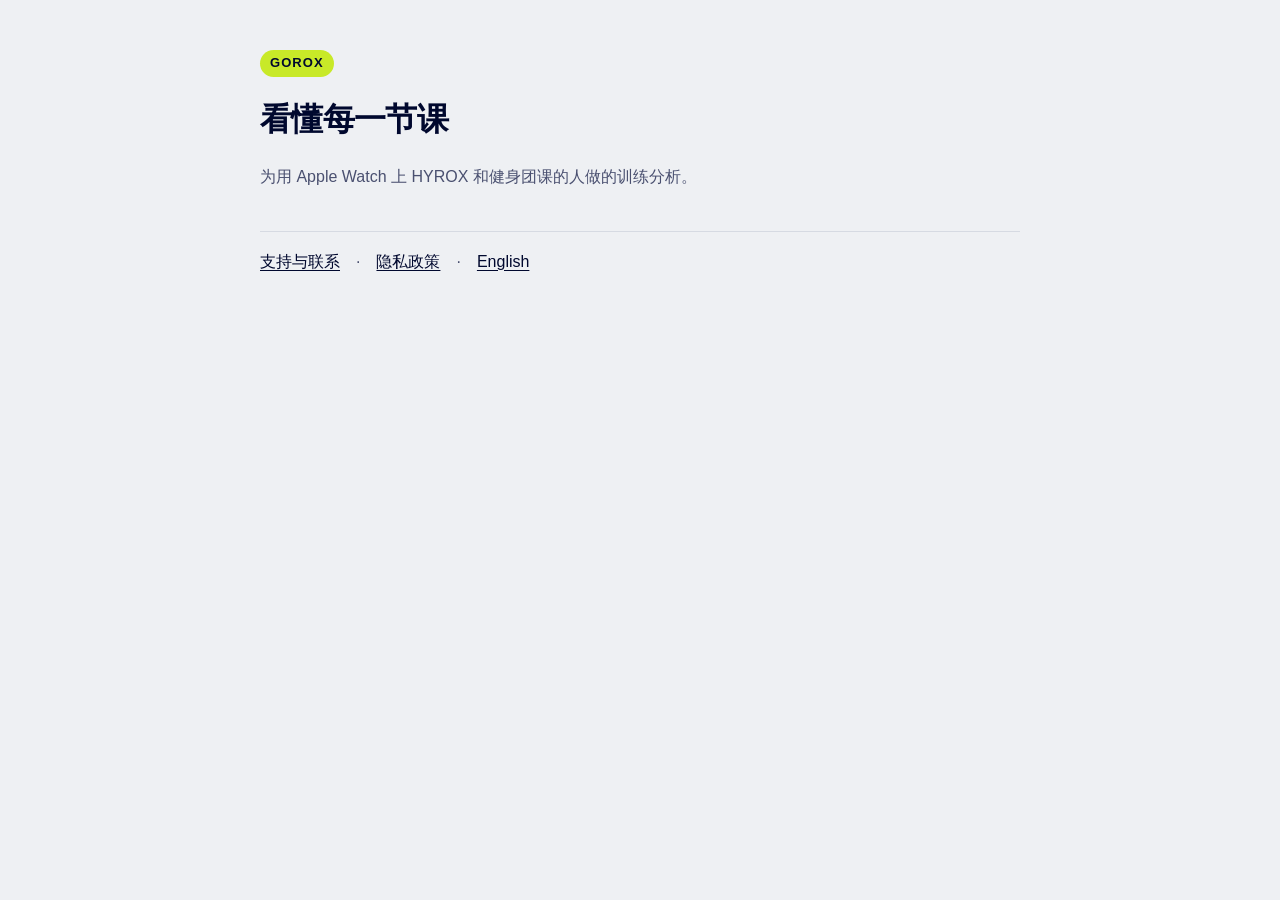
<file: index.html>
<!doctype html>
<html lang="zh-CN">
<head>
<meta charset="utf-8"><meta name="viewport" content="width=device-width,initial-scale=1">
<title>GoRox</title><link rel="stylesheet" href="style.css">
</head>
<body><main>
<header><span class="mark">GOROX</span><h1>看懂每一节课</h1><p>为用 Apple Watch 上 HYROX 和健身团课的人做的训练分析。</p></header>
<p><a href="support.html">支持与联系</a>　·　<a href="privacy.html">隐私政策</a>　·　<a href="en/index.html" lang="en">English</a></p>
</main></body></html>
</file>
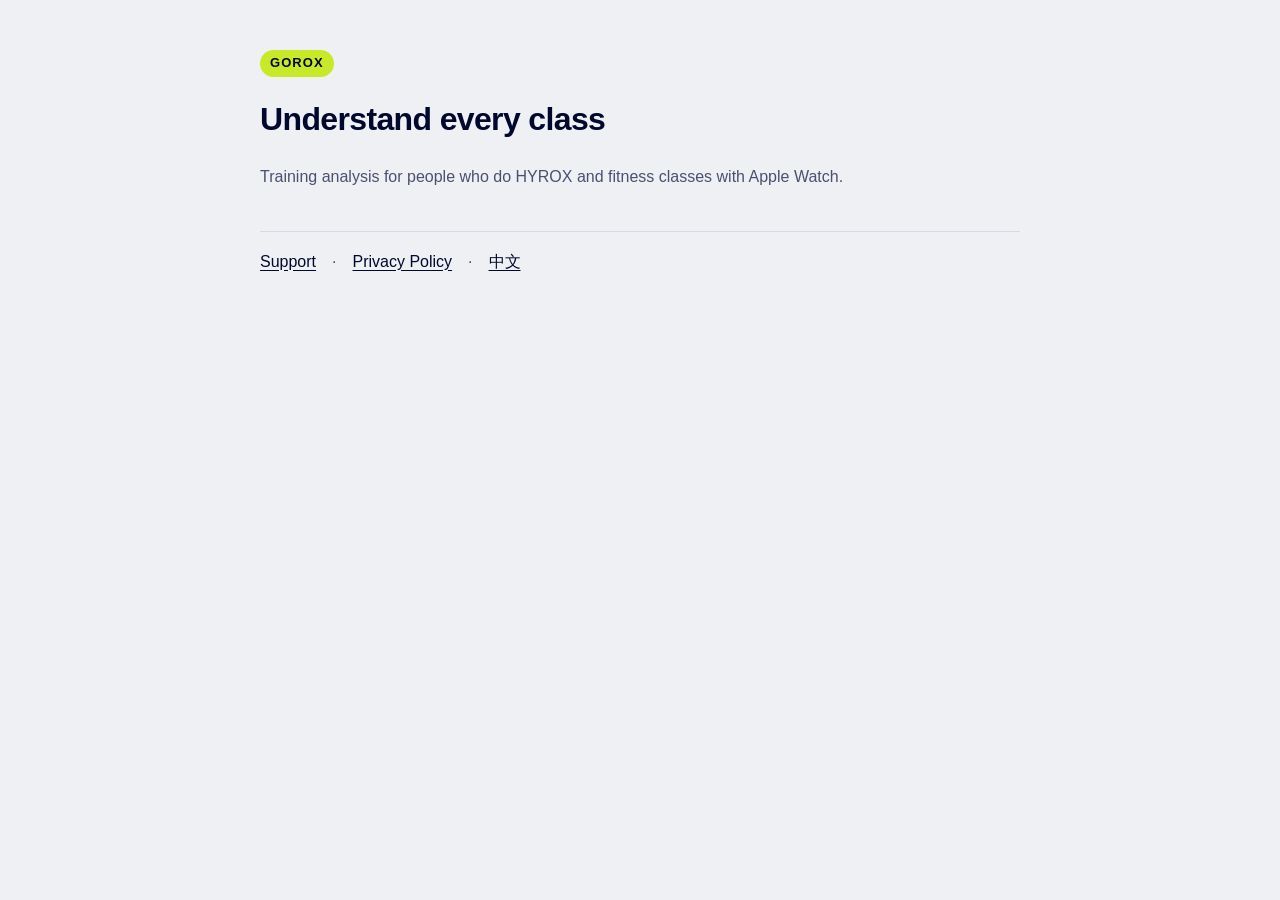
<file: en/index.html>
<!doctype html>
<html lang="en">
<head>
<meta charset="utf-8"><meta name="viewport" content="width=device-width,initial-scale=1">
<title>GoRox</title><link rel="stylesheet" href="../style.css">
</head>
<body><main>
<header><span class="mark">GOROX</span><h1>Understand every class</h1><p>Training analysis for people who do HYROX and fitness classes with Apple Watch.</p></header>
<p><a href="support.html">Support</a>　·　<a href="privacy.html">Privacy Policy</a>　·　<a href="../index.html" lang="zh-CN">中文</a></p>
</main></body></html>
</file>
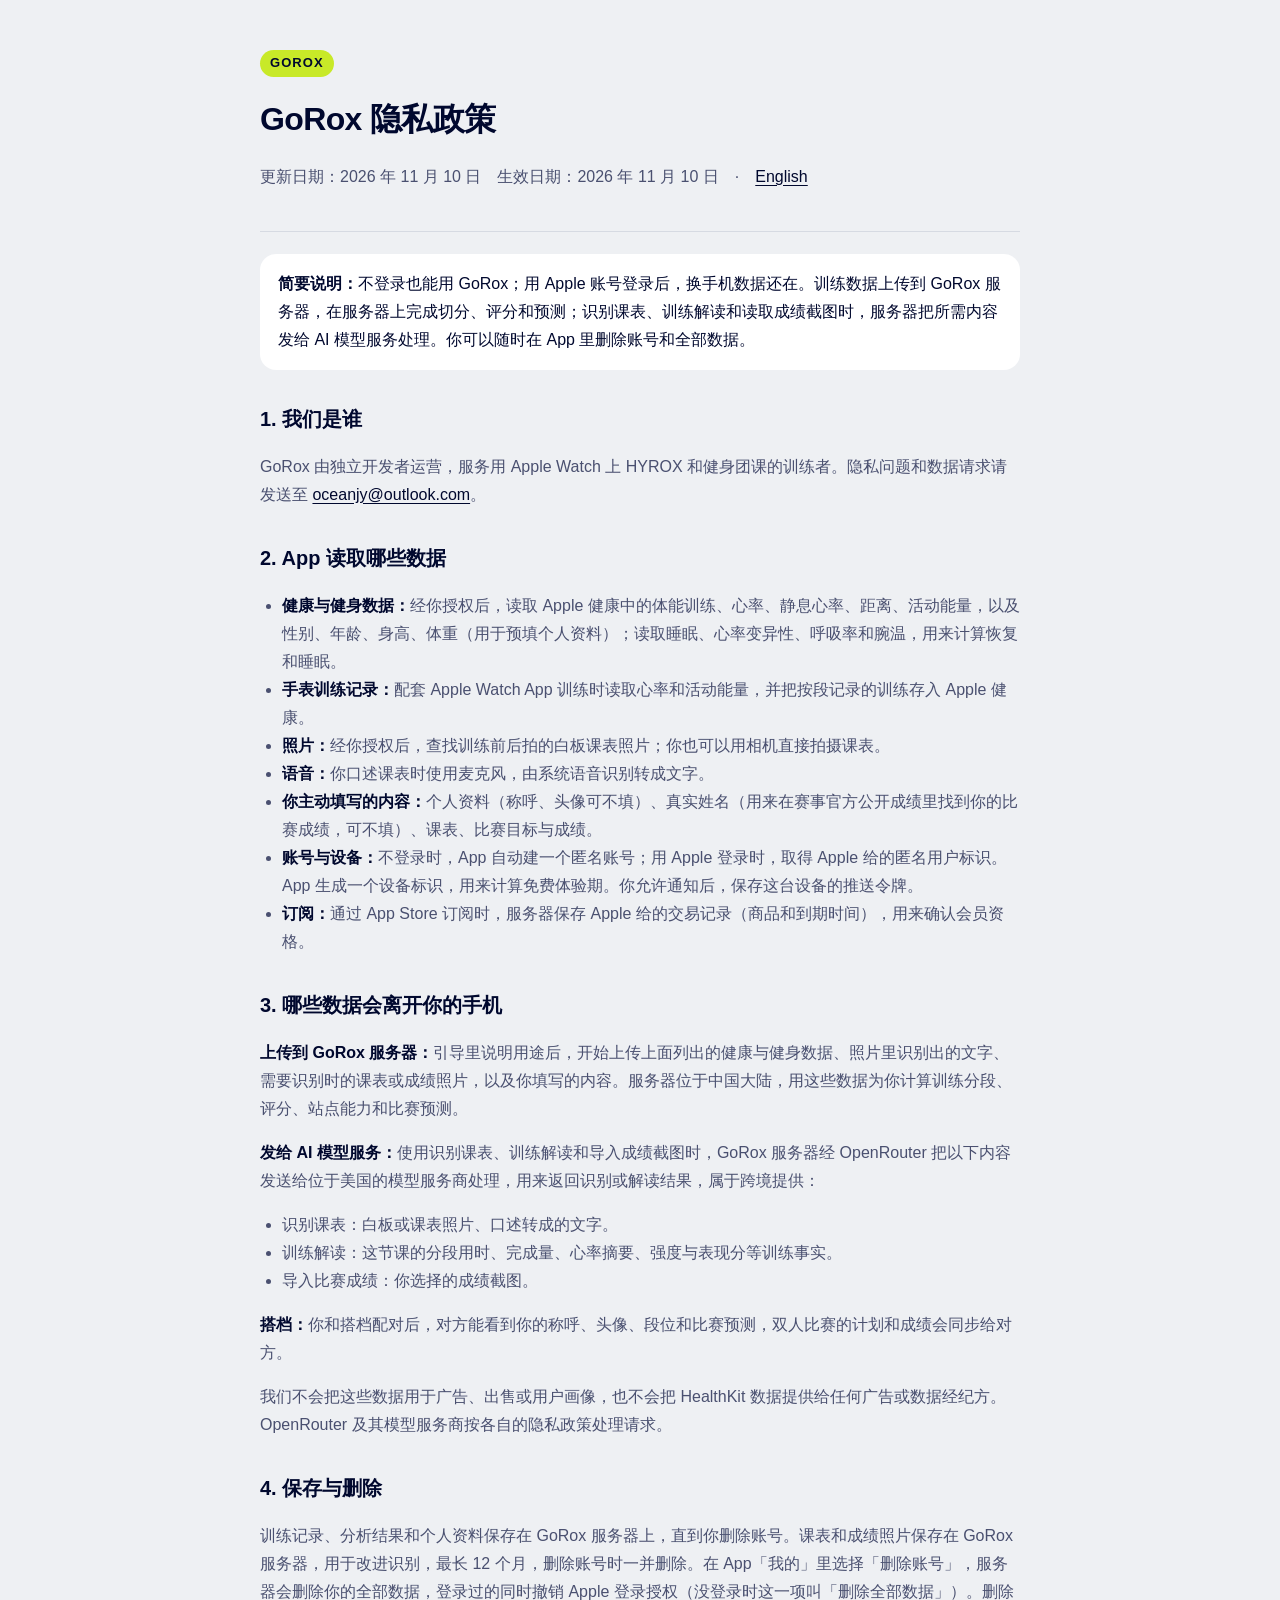
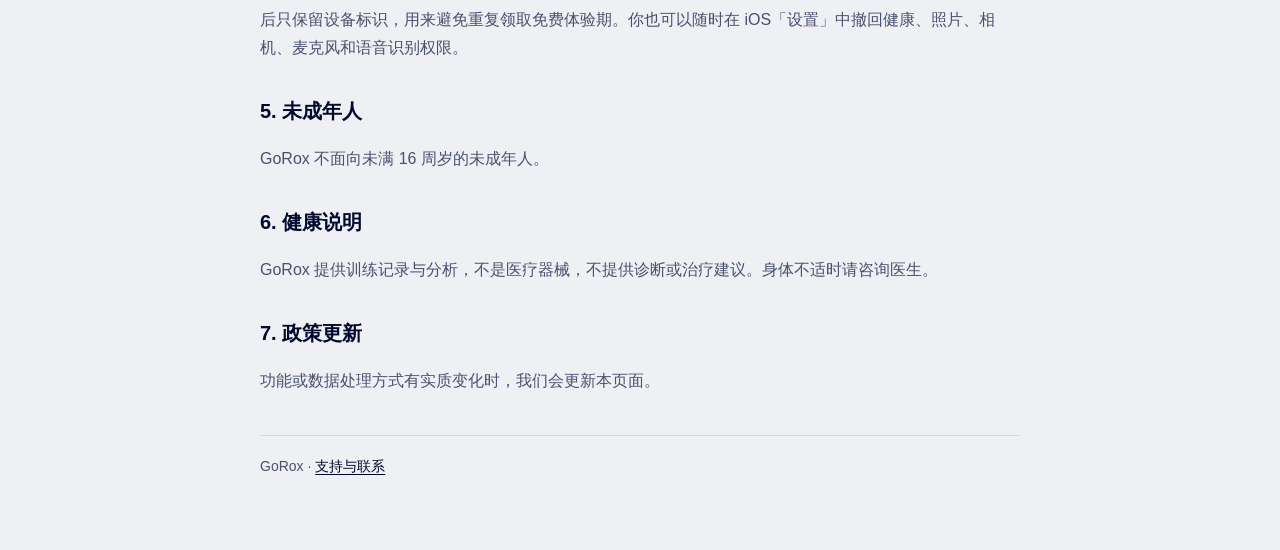
<file: privacy.html>
<!doctype html>
<html lang="zh-CN">
<head>
<meta charset="utf-8"><meta name="viewport" content="width=device-width,initial-scale=1">
<title>GoRox 隐私政策</title><link rel="stylesheet" href="style.css">
</head>
<body><main>
<header><span class="mark">GOROX</span><h1>GoRox 隐私政策</h1><p>更新日期：2026 年 11 月 10 日　生效日期：2026 年 11 月 10 日　·　<a href="en/privacy.html" lang="en">English</a></p></header>

<div class="card"><strong>简要说明：</strong>不登录也能用 GoRox；用 Apple 账号登录后，换手机数据还在。训练数据上传到 GoRox 服务器，在服务器上完成切分、评分和预测；识别课表、训练解读和读取成绩截图时，服务器把所需内容发给 AI 模型服务处理。你可以随时在 App 里删除账号和全部数据。</div>

<h2>1. 我们是谁</h2>
<p>GoRox 由独立开发者运营，服务用 Apple Watch 上 HYROX 和健身团课的训练者。隐私问题和数据请求请发送至 <a href="mailto:oceanjy@outlook.com">oceanjy@outlook.com</a>。</p>

<h2>2. App 读取哪些数据</h2>
<ul>
<li><strong>健康与健身数据：</strong>经你授权后，读取 Apple 健康中的体能训练、心率、静息心率、距离、活动能量，以及性别、年龄、身高、体重（用于预填个人资料）；读取睡眠、心率变异性、呼吸率和腕温，用来计算恢复和睡眠。</li>
<li><strong>手表训练记录：</strong>配套 Apple Watch App 训练时读取心率和活动能量，并把按段记录的训练存入 Apple 健康。</li>
<li><strong>照片：</strong>经你授权后，查找训练前后拍的白板课表照片；你也可以用相机直接拍摄课表。</li>
<li><strong>语音：</strong>你口述课表时使用麦克风，由系统语音识别转成文字。</li>
<li><strong>你主动填写的内容：</strong>个人资料（称呼、头像可不填）、真实姓名（用来在赛事官方公开成绩里找到你的比赛成绩，可不填）、课表、比赛目标与成绩。</li>
<li><strong>账号与设备：</strong>不登录时，App 自动建一个匿名账号；用 Apple 登录时，取得 Apple 给的匿名用户标识。App 生成一个设备标识，用来计算免费体验期。你允许通知后，保存这台设备的推送令牌。</li>
<li><strong>订阅：</strong>通过 App Store 订阅时，服务器保存 Apple 给的交易记录（商品和到期时间），用来确认会员资格。</li>
</ul>

<h2>3. 哪些数据会离开你的手机</h2>
<p><strong>上传到 GoRox 服务器：</strong>引导里说明用途后，开始上传上面列出的健康与健身数据、照片里识别出的文字、需要识别时的课表或成绩照片，以及你填写的内容。服务器位于中国大陆，用这些数据为你计算训练分段、评分、站点能力和比赛预测。</p>
<p><strong>发给 AI 模型服务：</strong>使用识别课表、训练解读和导入成绩截图时，GoRox 服务器经 OpenRouter 把以下内容发送给位于美国的模型服务商处理，用来返回识别或解读结果，属于跨境提供：</p>
<ul>
<li>识别课表：白板或课表照片、口述转成的文字。</li>
<li>训练解读：这节课的分段用时、完成量、心率摘要、强度与表现分等训练事实。</li>
<li>导入比赛成绩：你选择的成绩截图。</li>
</ul>
<p><strong>搭档：</strong>你和搭档配对后，对方能看到你的称呼、头像、段位和比赛预测，双人比赛的计划和成绩会同步给对方。</p>
<p>我们不会把这些数据用于广告、出售或用户画像，也不会把 HealthKit 数据提供给任何广告或数据经纪方。OpenRouter 及其模型服务商按各自的隐私政策处理请求。</p>

<h2>4. 保存与删除</h2>
<p>训练记录、分析结果和个人资料保存在 GoRox 服务器上，直到你删除账号。课表和成绩照片保存在 GoRox 服务器，用于改进识别，最长 12 个月，删除账号时一并删除。在 App「我的」里选择「删除账号」，服务器会删除你的全部数据，登录过的同时撤销 Apple 登录授权（没登录时这一项叫「删除全部数据」）。删除后只保留设备标识，用来避免重复领取免费体验期。你也可以随时在 iOS「设置」中撤回健康、照片、相机、麦克风和语音识别权限。</p>

<h2>5. 未成年人</h2>
<p>GoRox 不面向未满 16 周岁的未成年人。</p>

<h2>6. 健康说明</h2>
<p>GoRox 提供训练记录与分析，不是医疗器械，不提供诊断或治疗建议。身体不适时请咨询医生。</p>

<h2>7. 政策更新</h2>
<p>功能或数据处理方式有实质变化时，我们会更新本页面。</p>

<footer>GoRox · <a href="support.html">支持与联系</a></footer>
</main></body></html>
</file>
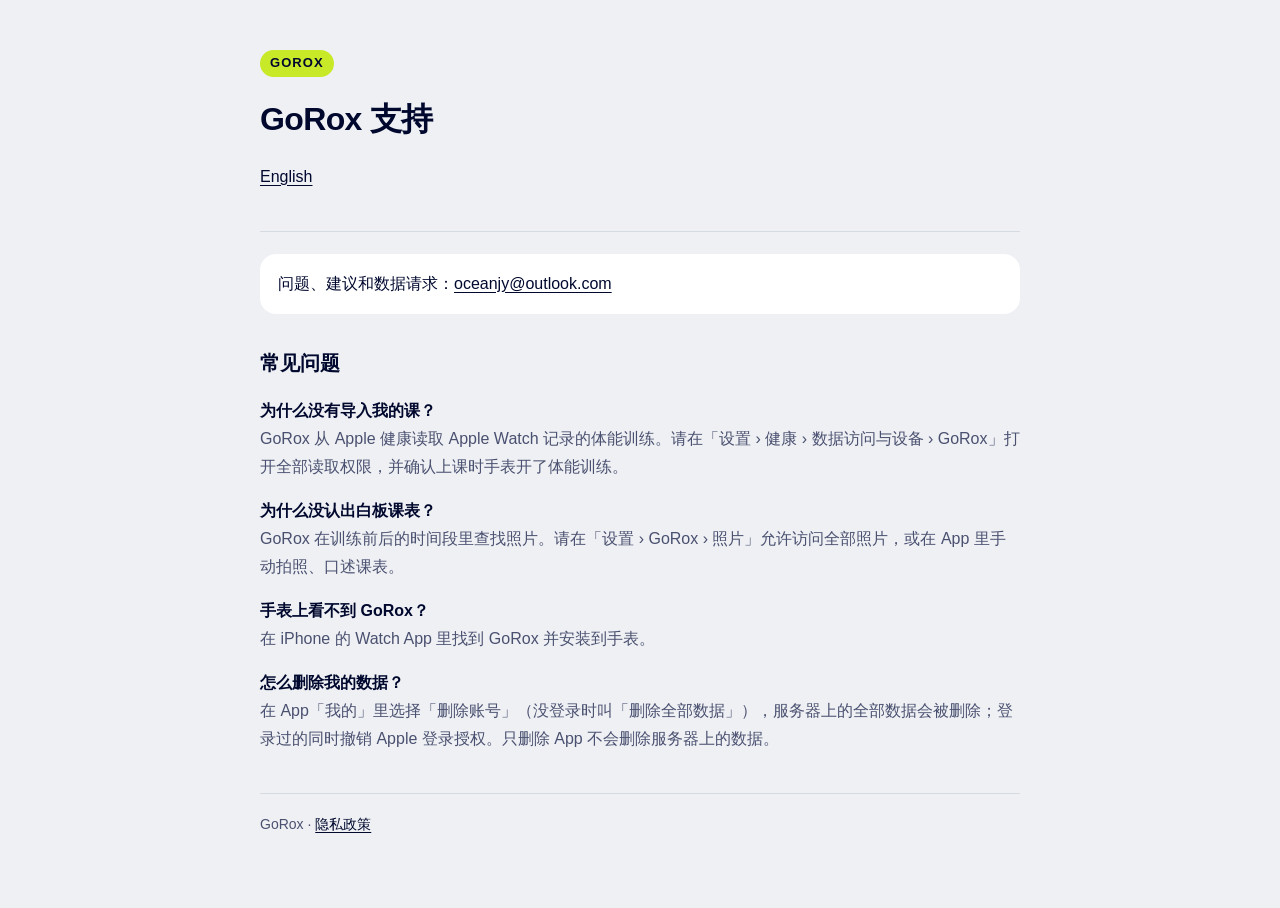
<file: support.html>
<!doctype html>
<html lang="zh-CN">
<head>
<meta charset="utf-8"><meta name="viewport" content="width=device-width,initial-scale=1">
<title>GoRox 支持</title><link rel="stylesheet" href="style.css">
</head>
<body><main>
<header><span class="mark">GOROX</span><h1>GoRox 支持</h1><p><a href="en/support.html" lang="en">English</a></p></header>
<div class="card">问题、建议和数据请求：<a href="mailto:oceanjy@outlook.com?subject=GoRox">oceanjy@outlook.com</a></div>

<h2>常见问题</h2>
<p><strong>为什么没有导入我的课？</strong><br>GoRox 从 Apple 健康读取 Apple Watch 记录的体能训练。请在「设置 › 健康 › 数据访问与设备 › GoRox」打开全部读取权限，并确认上课时手表开了体能训练。</p>
<p><strong>为什么没认出白板课表？</strong><br>GoRox 在训练前后的时间段里查找照片。请在「设置 › GoRox › 照片」允许访问全部照片，或在 App 里手动拍照、口述课表。</p>
<p><strong>手表上看不到 GoRox？</strong><br>在 iPhone 的 Watch App 里找到 GoRox 并安装到手表。</p>
<p><strong>怎么删除我的数据？</strong><br>在 App「我的」里选择「删除账号」（没登录时叫「删除全部数据」），服务器上的全部数据会被删除；登录过的同时撤销 Apple 登录授权。只删除 App 不会删除服务器上的数据。</p>

<footer>GoRox · <a href="privacy.html">隐私政策</a></footer>
</main></body></html>
</file>
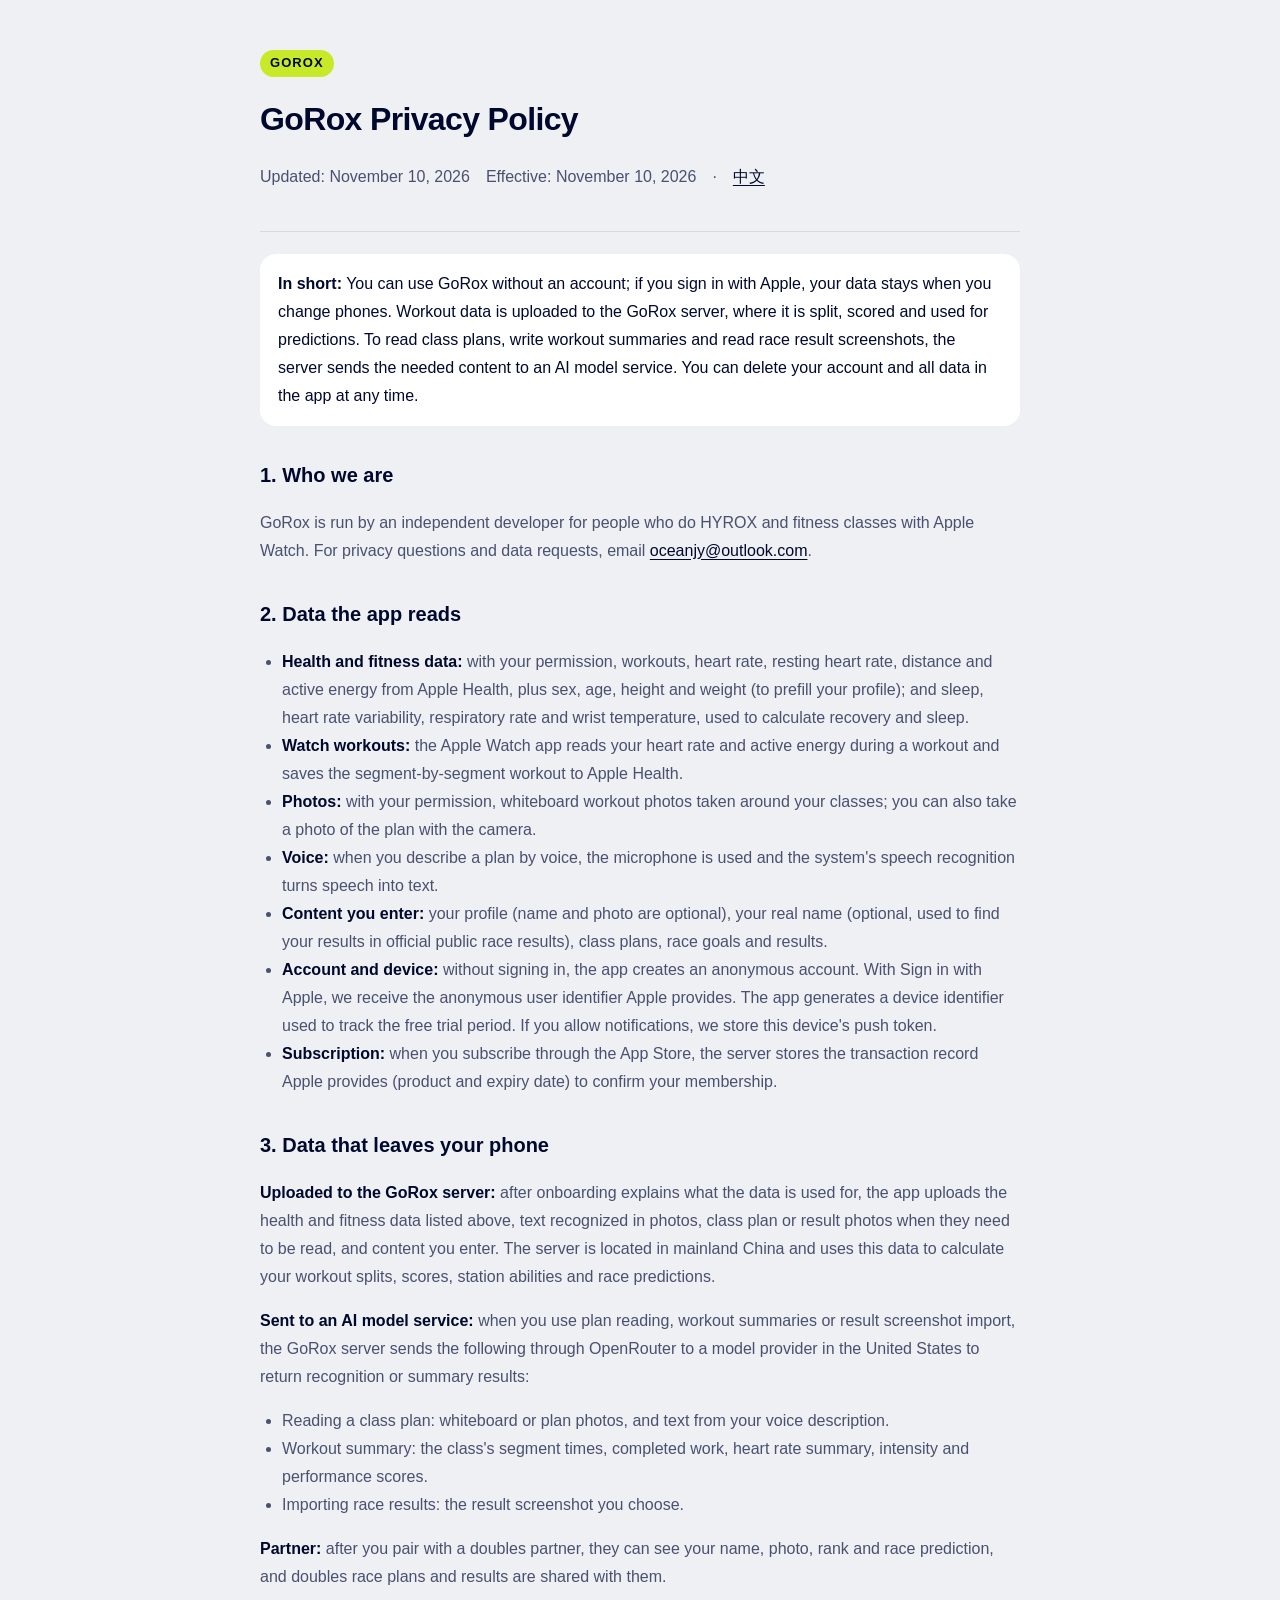
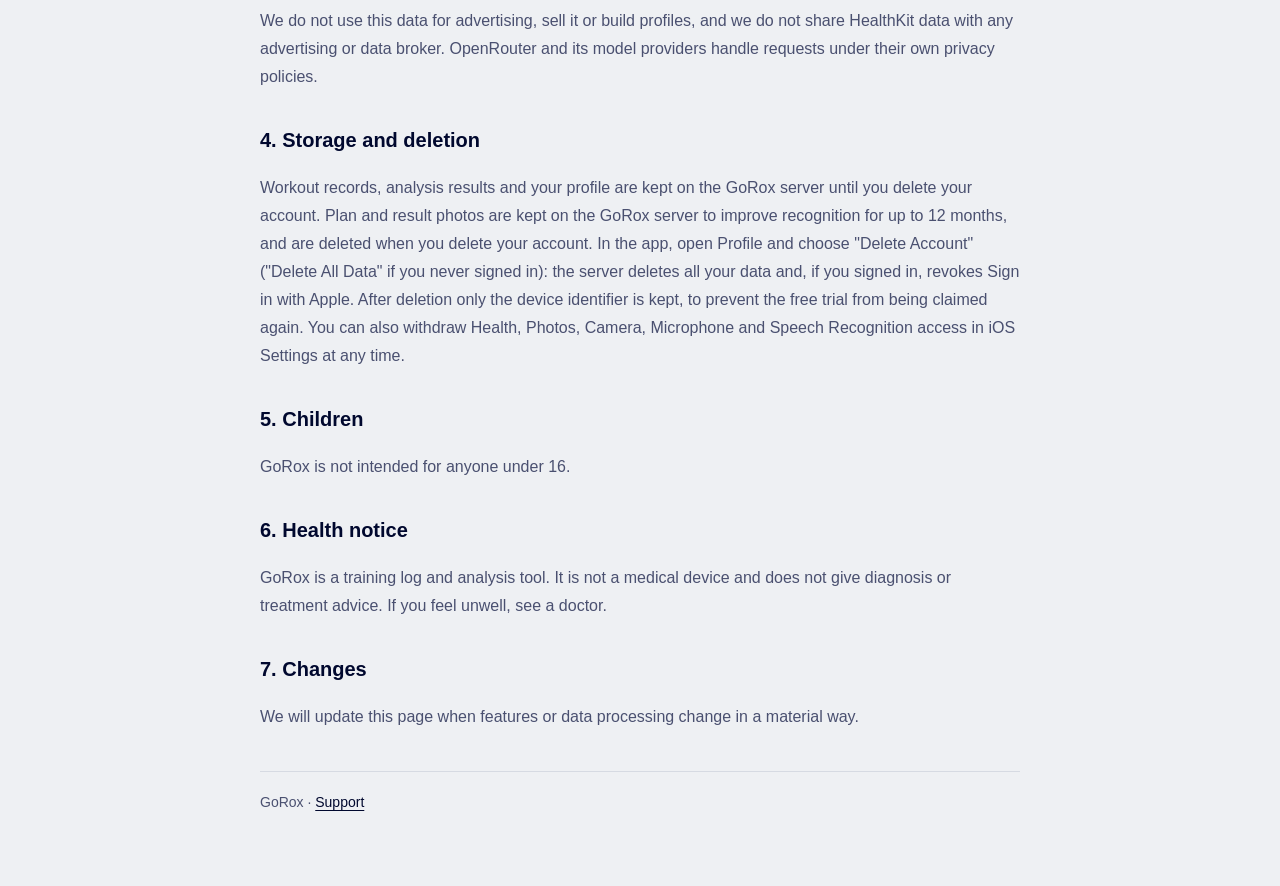
<file: en/privacy.html>
<!doctype html>
<html lang="en">
<head>
<meta charset="utf-8"><meta name="viewport" content="width=device-width,initial-scale=1">
<title>GoRox Privacy Policy</title><link rel="stylesheet" href="../style.css">
</head>
<body><main>
<header><span class="mark">GOROX</span><h1>GoRox Privacy Policy</h1><p>Updated: November 10, 2026　Effective: November 10, 2026　·　<a href="../privacy.html" lang="zh-CN">中文</a></p></header>

<div class="card"><strong>In short:</strong> You can use GoRox without an account; if you sign in with Apple, your data stays when you change phones. Workout data is uploaded to the GoRox server, where it is split, scored and used for predictions. To read class plans, write workout summaries and read race result screenshots, the server sends the needed content to an AI model service. You can delete your account and all data in the app at any time.</div>

<h2>1. Who we are</h2>
<p>GoRox is run by an independent developer for people who do HYROX and fitness classes with Apple Watch. For privacy questions and data requests, email <a href="mailto:oceanjy@outlook.com">oceanjy@outlook.com</a>.</p>

<h2>2. Data the app reads</h2>
<ul>
<li><strong>Health and fitness data:</strong> with your permission, workouts, heart rate, resting heart rate, distance and active energy from Apple Health, plus sex, age, height and weight (to prefill your profile); and sleep, heart rate variability, respiratory rate and wrist temperature, used to calculate recovery and sleep.</li>
<li><strong>Watch workouts:</strong> the Apple Watch app reads your heart rate and active energy during a workout and saves the segment-by-segment workout to Apple Health.</li>
<li><strong>Photos:</strong> with your permission, whiteboard workout photos taken around your classes; you can also take a photo of the plan with the camera.</li>
<li><strong>Voice:</strong> when you describe a plan by voice, the microphone is used and the system's speech recognition turns speech into text.</li>
<li><strong>Content you enter:</strong> your profile (name and photo are optional), your real name (optional, used to find your results in official public race results), class plans, race goals and results.</li>
<li><strong>Account and device:</strong> without signing in, the app creates an anonymous account. With Sign in with Apple, we receive the anonymous user identifier Apple provides. The app generates a device identifier used to track the free trial period. If you allow notifications, we store this device's push token.</li>
<li><strong>Subscription:</strong> when you subscribe through the App Store, the server stores the transaction record Apple provides (product and expiry date) to confirm your membership.</li>
</ul>

<h2>3. Data that leaves your phone</h2>
<p><strong>Uploaded to the GoRox server:</strong> after onboarding explains what the data is used for, the app uploads the health and fitness data listed above, text recognized in photos, class plan or result photos when they need to be read, and content you enter. The server is located in mainland China and uses this data to calculate your workout splits, scores, station abilities and race predictions.</p>
<p><strong>Sent to an AI model service:</strong> when you use plan reading, workout summaries or result screenshot import, the GoRox server sends the following through OpenRouter to a model provider in the United States to return recognition or summary results:</p>
<ul>
<li>Reading a class plan: whiteboard or plan photos, and text from your voice description.</li>
<li>Workout summary: the class's segment times, completed work, heart rate summary, intensity and performance scores.</li>
<li>Importing race results: the result screenshot you choose.</li>
</ul>
<p><strong>Partner:</strong> after you pair with a doubles partner, they can see your name, photo, rank and race prediction, and doubles race plans and results are shared with them.</p>
<p>We do not use this data for advertising, sell it or build profiles, and we do not share HealthKit data with any advertising or data broker. OpenRouter and its model providers handle requests under their own privacy policies.</p>

<h2>4. Storage and deletion</h2>
<p>Workout records, analysis results and your profile are kept on the GoRox server until you delete your account. Plan and result photos are kept on the GoRox server to improve recognition for up to 12 months, and are deleted when you delete your account. In the app, open Profile and choose "Delete Account" ("Delete All Data" if you never signed in): the server deletes all your data and, if you signed in, revokes Sign in with Apple. After deletion only the device identifier is kept, to prevent the free trial from being claimed again. You can also withdraw Health, Photos, Camera, Microphone and Speech Recognition access in iOS Settings at any time.</p>

<h2>5. Children</h2>
<p>GoRox is not intended for anyone under 16.</p>

<h2>6. Health notice</h2>
<p>GoRox is a training log and analysis tool. It is not a medical device and does not give diagnosis or treatment advice. If you feel unwell, see a doctor.</p>

<h2>7. Changes</h2>
<p>We will update this page when features or data processing change in a material way.</p>

<footer>GoRox · <a href="support.html">Support</a></footer>
</main></body></html>
</file>
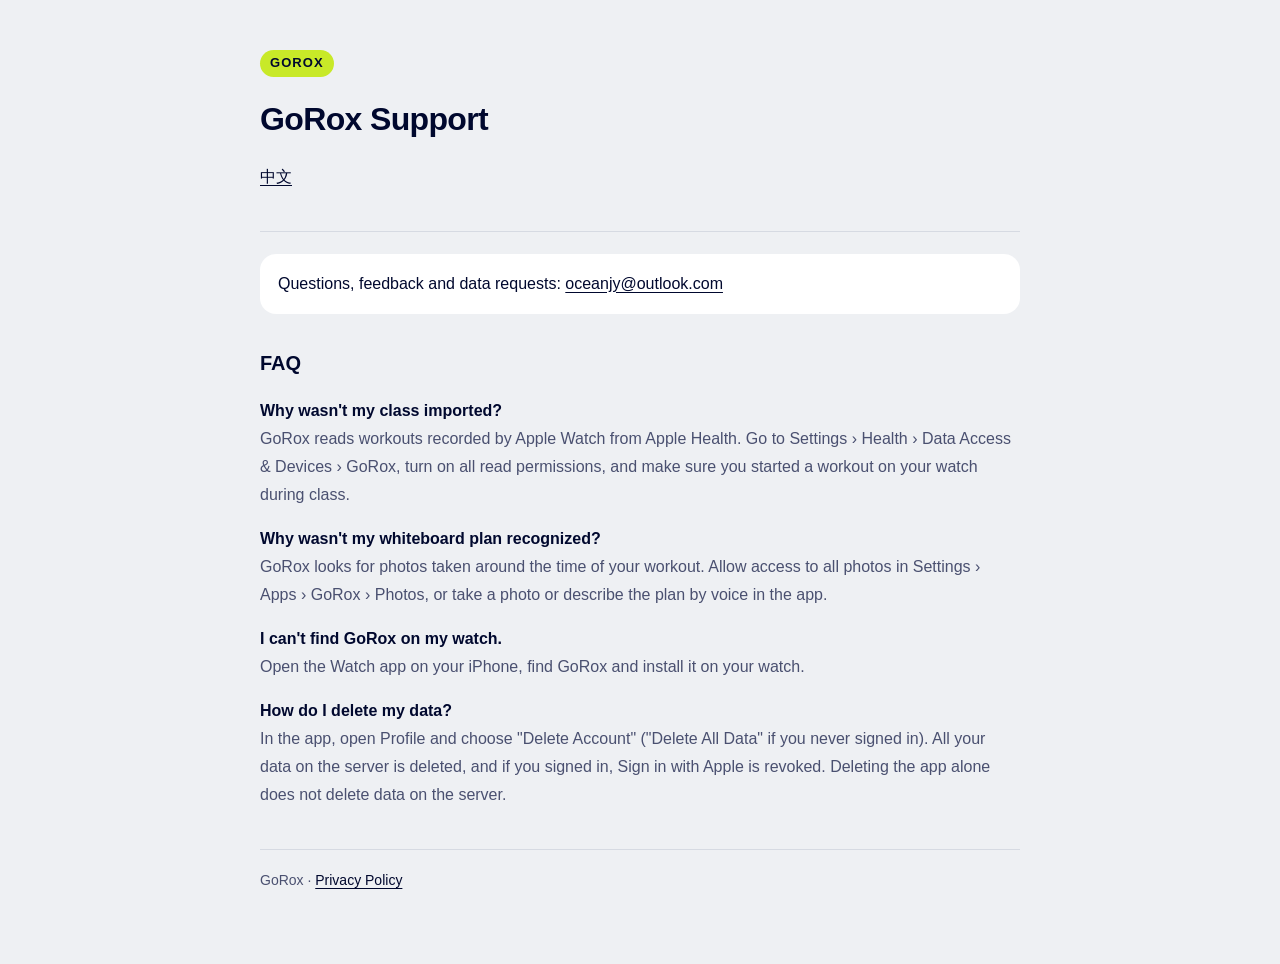
<file: en/support.html>
<!doctype html>
<html lang="en">
<head>
<meta charset="utf-8"><meta name="viewport" content="width=device-width,initial-scale=1">
<title>GoRox Support</title><link rel="stylesheet" href="../style.css">
</head>
<body><main>
<header><span class="mark">GOROX</span><h1>GoRox Support</h1><p><a href="../support.html" lang="zh-CN">中文</a></p></header>
<div class="card">Questions, feedback and data requests: <a href="mailto:oceanjy@outlook.com?subject=GoRox">oceanjy@outlook.com</a></div>

<h2>FAQ</h2>
<p><strong>Why wasn't my class imported?</strong><br>GoRox reads workouts recorded by Apple Watch from Apple Health. Go to Settings › Health › Data Access &amp; Devices › GoRox, turn on all read permissions, and make sure you started a workout on your watch during class.</p>
<p><strong>Why wasn't my whiteboard plan recognized?</strong><br>GoRox looks for photos taken around the time of your workout. Allow access to all photos in Settings › Apps › GoRox › Photos, or take a photo or describe the plan by voice in the app.</p>
<p><strong>I can't find GoRox on my watch.</strong><br>Open the Watch app on your iPhone, find GoRox and install it on your watch.</p>
<p><strong>How do I delete my data?</strong><br>In the app, open Profile and choose "Delete Account" ("Delete All Data" if you never signed in). All your data on the server is deleted, and if you signed in, Sign in with Apple is revoked. Deleting the app alone does not delete data on the server.</p>

<footer>GoRox · <a href="privacy.html">Privacy Policy</a></footer>
</main></body></html>
</file>
<file: style.css>
/* input: 无
   output: GoRox 公开网页 (隐私政策、支持页) 的样式
   pos: site/ — 发到 GitHub Pages, App Store 填的隐私和支持网址; 颜色同 App 品牌 */
:root{--bg:#EEF0F3;--card:#fff;--ink:#00082E;--muted:#4A5070;--line:#D6DAE2;--volt:#C8E928}
*{box-sizing:border-box}
body{margin:0;background:var(--bg);color:var(--ink);font:16px/1.75 -apple-system,BlinkMacSystemFont,"PingFang SC","Noto Sans CJK SC",sans-serif}
main{width:min(760px,calc(100% - 32px));margin:0 auto;padding:48px 0 72px}
header{padding-bottom:24px;border-bottom:1px solid var(--line)}
.mark{display:inline-block;background:var(--volt);color:var(--ink);font-weight:800;letter-spacing:.08em;padding:2px 10px;border-radius:999px;font-size:13px}
h1{margin:14px 0 6px;font-size:32px;letter-spacing:-.02em}
h2{margin:32px 0 8px;font-size:20px}
p,li{color:var(--muted)}
strong,a{color:var(--ink)}
a{text-underline-offset:3px}
ul{padding-left:22px}
.card{margin:22px 0;padding:16px 18px;border-radius:16px;background:var(--card)}
footer{margin-top:40px;padding-top:18px;border-top:1px solid var(--line);color:var(--muted);font-size:14px}
</file>
